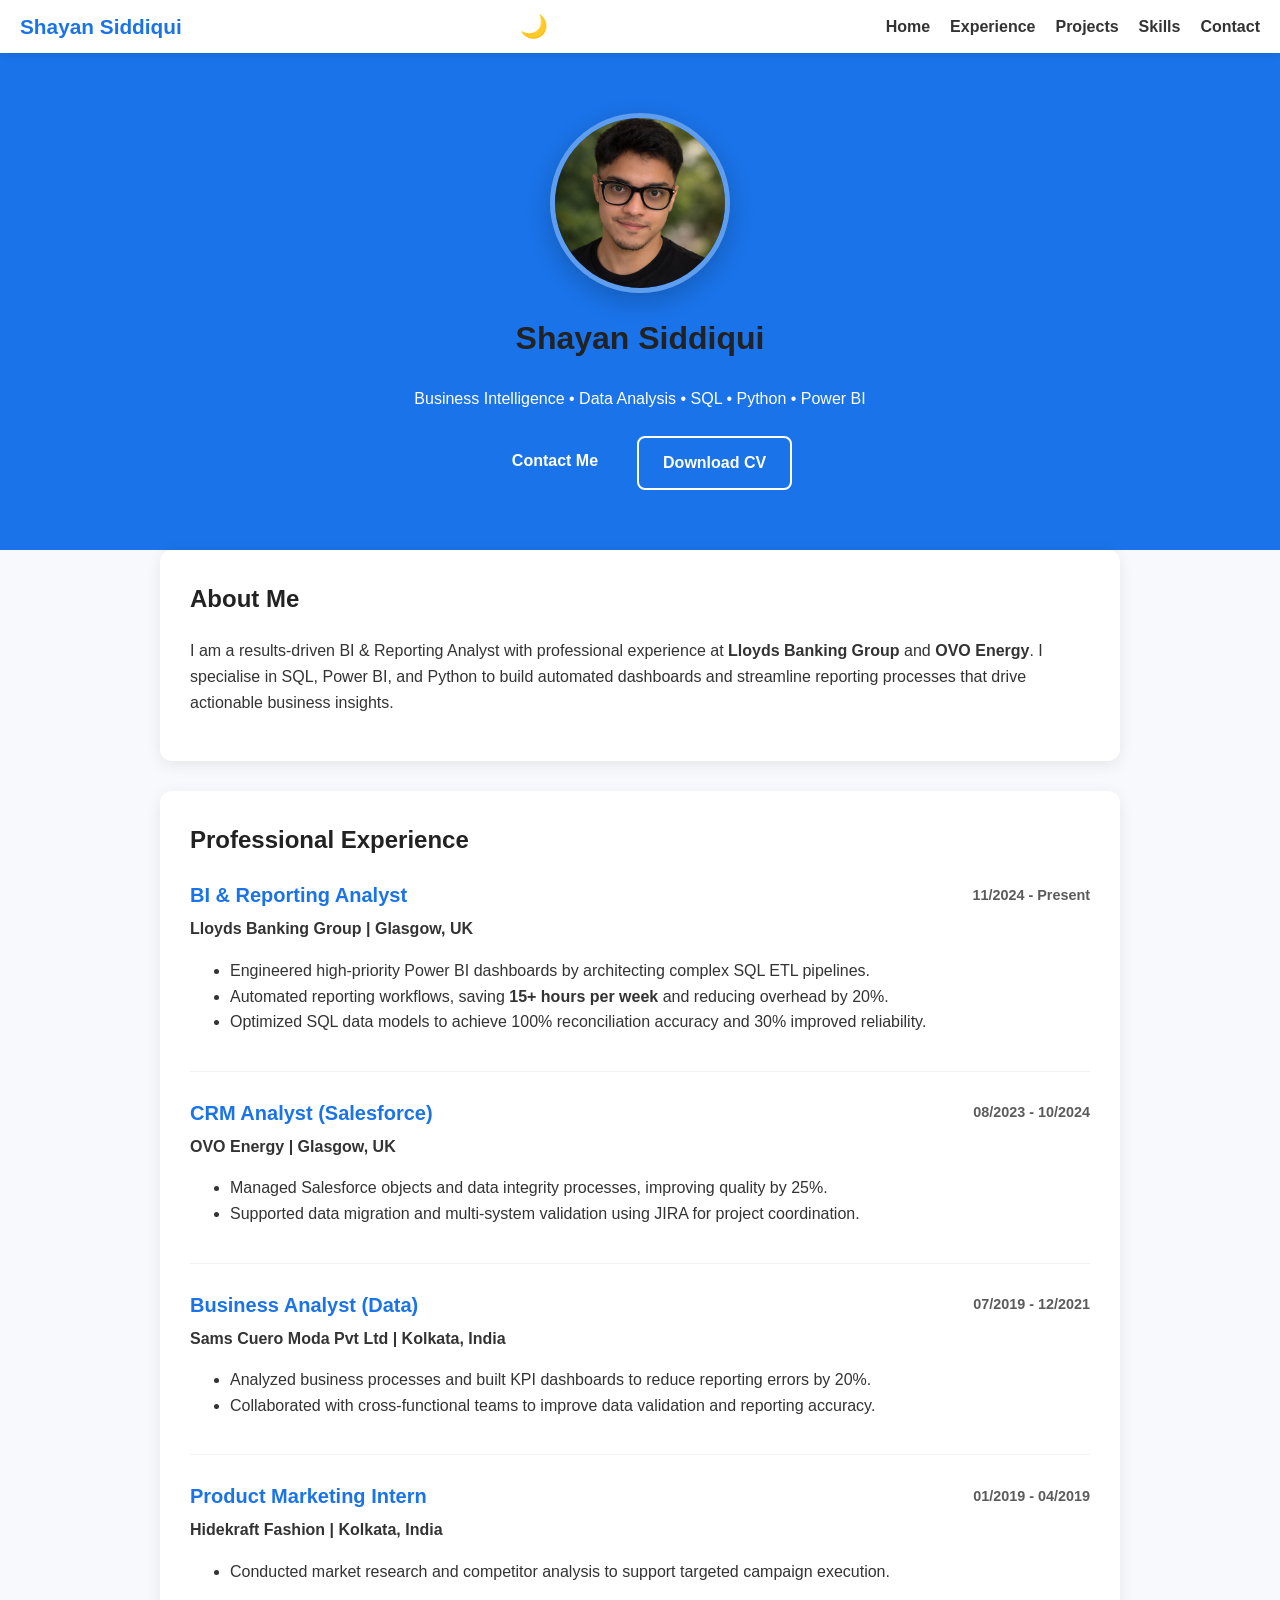
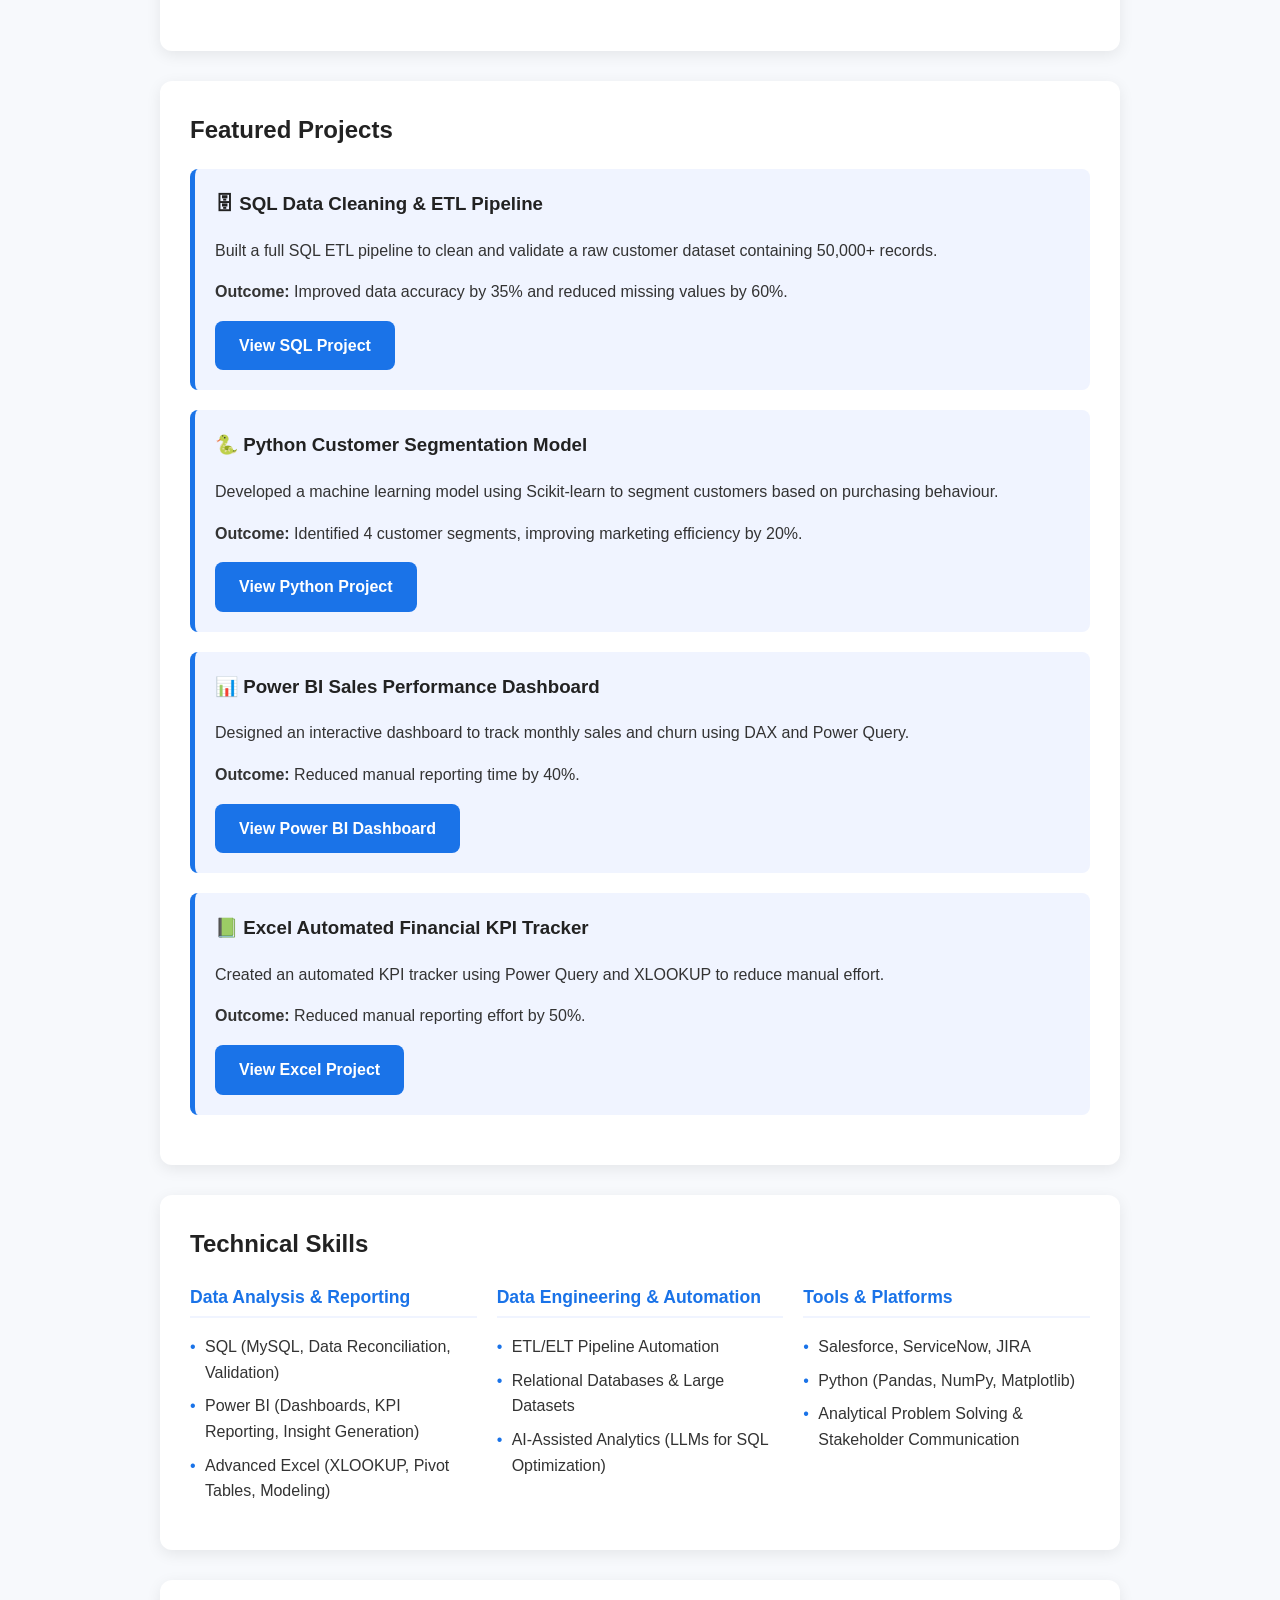
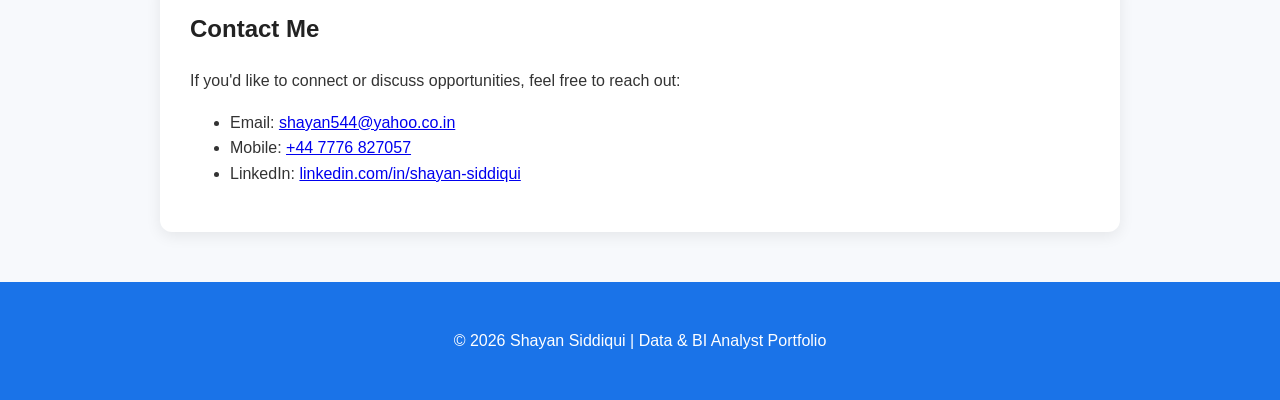
<file: index.html>
<!DOCTYPE html>
<html lang="en">
<head>
    <meta charset="UTF-8">
    <meta name="viewport" content="width=device-width, initial-scale=1.0">
    <title>Shayan Siddiqui | Data & BI Analyst</title>
    <link rel="stylesheet" href="style.css">
</head>

<body>

    <nav class="navbar">
        <div class="nav-left">Shayan Siddiqui</div>

        <div class="nav-controls">
            <button class="dark-toggle" id="theme-btn" onclick="toggleDarkMode()" aria-label="Toggle Dark Mode">🌙</button>
            <div class="hamburger" onclick="toggleMenu()">☰</div>
        </div>

        <ul class="nav-links" id="navLinks">
            <li><a href="index.html">Home</a></li>
            <li><a href="#experience">Experience</a></li>
            <li><a href="#projects">Projects</a></li>
            <li><a href="#skills">Skills</a></li>
            <li><a href="#contact">Contact</a></li>
        </ul>
    </nav>

    <header>
        <div class="profile-container">
            <img src="profile.png" alt="Shayan Siddiqui" class="profile-pic">
        </div>
        <h1>Shayan Siddiqui</h1>
        <p>Business Intelligence • Data Analysis • SQL • Python • Power BI</p>
        <div class="header-buttons">
            <a href="#contact" class="btn">Contact Me</a>
            <a href="ShayanCV2026.pdf" class="btn btn-outline" download>Download CV</a>
        </div>
    </header>

    <section class="about">
        <h2>About Me</h2>
        <p>
            I am a results-driven BI & Reporting Analyst with professional experience at 
            <strong>Lloyds Banking Group</strong> and <strong>OVO Energy</strong>. I specialise 
            in SQL, Power BI, and Python to build automated dashboards and streamline reporting 
            processes that drive actionable business insights.
        </p>
    </section>

    <section id="experience" class="experience">
        <h2>Professional Experience</h2>

        <div class="exp-item">
            <div class="exp-header">
                <h3>BI & Reporting Analyst</h3>
                <span class="exp-date">11/2024 - Present</span>
            </div>
            <p class="exp-company">Lloyds Banking Group | Glasgow, UK</p>
            <ul>
                <li>Engineered high-priority Power BI dashboards by architecting complex SQL ETL pipelines.</li>
                <li>Automated reporting workflows, saving <strong>15+ hours per week</strong> and reducing overhead by 20%.</li>
                <li>Optimized SQL data models to achieve 100% reconciliation accuracy and 30% improved reliability.</li>
            </ul>
        </div>

        <div class="exp-item">
            <div class="exp-header">
                <h3>CRM Analyst (Salesforce)</h3>
                <span class="exp-date">08/2023 - 10/2024</span>
            </div>
            <p class="exp-company">OVO Energy | Glasgow, UK</p>
            <ul>
                <li>Managed Salesforce objects and data integrity processes, improving quality by 25%.</li>
                <li>Supported data migration and multi-system validation using JIRA for project coordination.</li>
            </ul>
        </div>

        <div class="exp-item">
            <div class="exp-header">
                <h3>Business Analyst (Data)</h3>
                <span class="exp-date">07/2019 - 12/2021</span>
            </div>
            <p class="exp-company">Sams Cuero Moda Pvt Ltd | Kolkata, India</p>
            <ul>
                <li>Analyzed business processes and built KPI dashboards to reduce reporting errors by 20%.</li>
                <li>Collaborated with cross-functional teams to improve data validation and reporting accuracy.</li>
            </ul>
        </div>

        <div class="exp-item">
            <div class="exp-header">
                <h3>Product Marketing Intern</h3>
                <span class="exp-date">01/2019 - 04/2019</span>
            </div>
            <p class="exp-company">Hidekraft Fashion | Kolkata, India</p>
            <ul>
                <li>Conducted market research and competitor analysis to support targeted campaign execution.</li>
            </ul>
        </div>
    </section>

    <section id="projects" class="projects">
        <h2>Featured Projects</h2>

        <div class="project-card">
            <h3>🗄 SQL Data Cleaning & ETL Pipeline</h3>
            <p>Built a full SQL ETL pipeline to clean and validate a raw customer dataset containing 50,000+ records.</p>
            <p><strong>Outcome:</strong> Improved data accuracy by 35% and reduced missing values by 60%.</p>
            <a href="sql-project.html" class="btn">View SQL Project</a>
        </div>

        <div class="project-card">
            <h3>🐍 Python Customer Segmentation Model</h3>
            <p>Developed a machine learning model using Scikit‑learn to segment customers based on purchasing behaviour.</p>
            <p><strong>Outcome:</strong> Identified 4 customer segments, improving marketing efficiency by 20%.</p>
            <a href="python-project.html" class="btn">View Python Project</a>
        </div>

        <div class="project-card">
            <h3>📊 Power BI Sales Performance Dashboard</h3>
            <p>Designed an interactive dashboard to track monthly sales and churn using DAX and Power Query.</p>
            <p><strong>Outcome:</strong> Reduced manual reporting time by 40%.</p>
            <a href="powerbi-project.html" class="btn">View Power BI Dashboard</a>
        </div>

        <div class="project-card">
            <h3>📗 Excel Automated Financial KPI Tracker</h3>
            <p>Created an automated KPI tracker using Power Query and XLOOKUP to reduce manual effort.</p>
            <p><strong>Outcome:</strong> Reduced manual reporting effort by 50%.</p>
            <a href="excel-project.html" class="btn">View Excel Project</a>
        </div>
    </section>

    <section id="skills" class="skills">
        <h2>Technical Skills</h2>
        <div class="skills-grid">
            <div class="skill-category">
                <h3>Data Analysis & Reporting</h3>
                <ul>
                    <li>SQL (MySQL, Data Reconciliation, Validation)</li>
                    <li>Power BI (Dashboards, KPI Reporting, Insight Generation)</li>
                    <li>Advanced Excel (XLOOKUP, Pivot Tables, Modeling)</li>
                </ul>
            </div>
            <div class="skill-category">
                <h3>Data Engineering & Automation</h3>
                <ul>
                    <li>ETL/ELT Pipeline Automation</li>
                    <li>Relational Databases & Large Datasets</li>
                    <li>AI-Assisted Analytics (LLMs for SQL Optimization)</li>
                </ul>
            </div>
            <div class="skill-category">
                <h3>Tools & Platforms</h3>
                <ul>
                    <li>Salesforce, ServiceNow, JIRA</li>
                    <li>Python (Pandas, NumPy, Matplotlib)</li>
                    <li>Analytical Problem Solving & Stakeholder Communication</li>
                </ul>
            </div>
        </div>
    </section>

    <section id="contact" class="contact">
        <h2>Contact Me</h2>
        <p>If you'd like to connect or discuss opportunities, feel free to reach out:</p>
        <ul>
            <li>Email: <a href="mailto:shayan544@yahoo.co.in">shayan544@yahoo.co.in</a></li>
            <li>Mobile: <a href="tel:+447776827057">+44 7776 827057</a></li>
            <li>LinkedIn: <a href="https://www.linkedin.com/in/shayan-siddiqui-67783320a" target="_blank">linkedin.com/in/shayan-siddiqui</a></li>
        </ul>
    </section>

    <footer>
        <p>© 2026 Shayan Siddiqui | Data & BI Analyst Portfolio</p>
    </footer>

    <script>
        function toggleMenu() {
            const nav = document.getElementById("navLinks");
            nav.style.display = (nav.style.display === "flex") ? "none" : "flex";
        }

        function toggleDarkMode() {
            const body = document.body;
            const themeBtn = document.getElementById("theme-btn");
            body.classList.toggle("dark-mode");
            const isDark = body.classList.contains("dark-mode");
            localStorage.setItem("portfolio-theme", isDark ? "dark" : "light");
            themeBtn.innerHTML = isDark ? "☀️" : "🌙";
        }

        window.onload = () => {
            const savedTheme = localStorage.getItem("portfolio-theme");
            const themeBtn = document.getElementById("theme-btn");
            if (savedTheme === "dark") {
                document.body.classList.add("dark-mode");
                themeBtn.innerHTML = "☀️";
            }
        };
    </script>

</body>
</html>
</file>
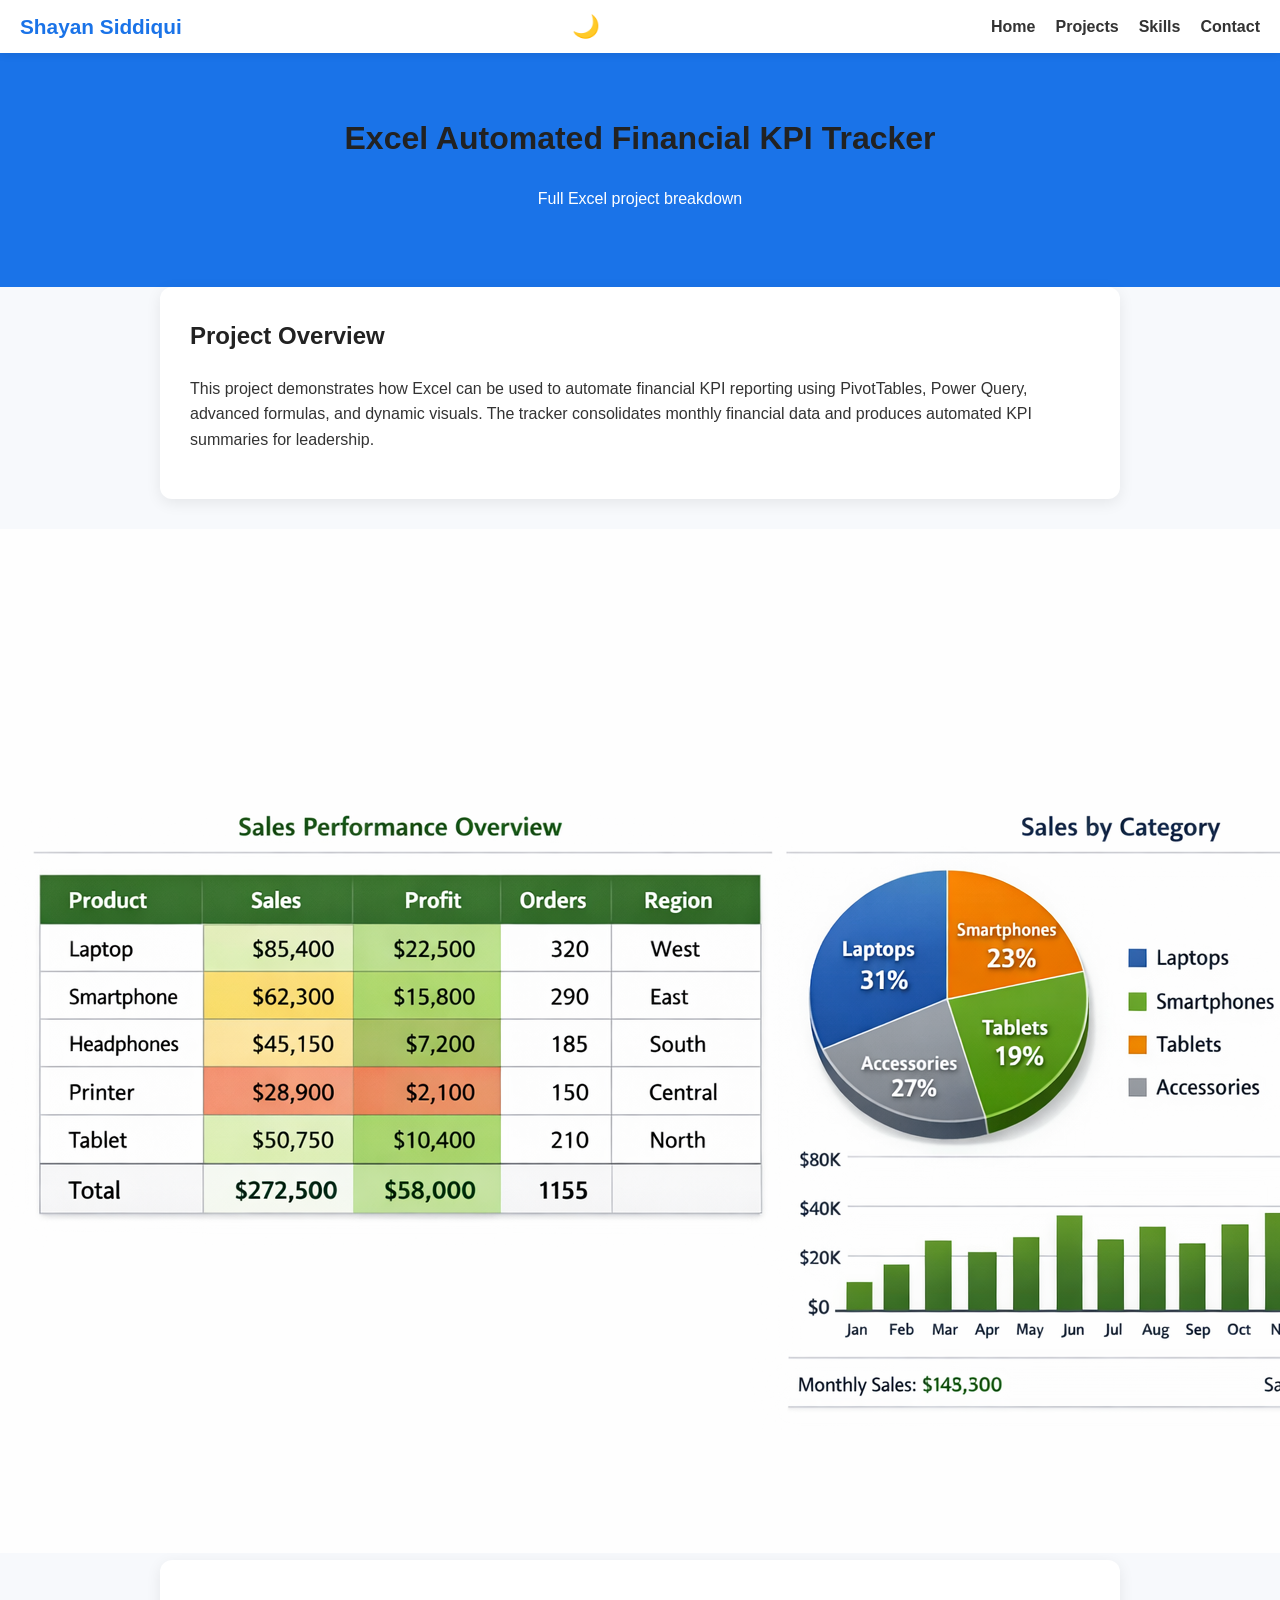
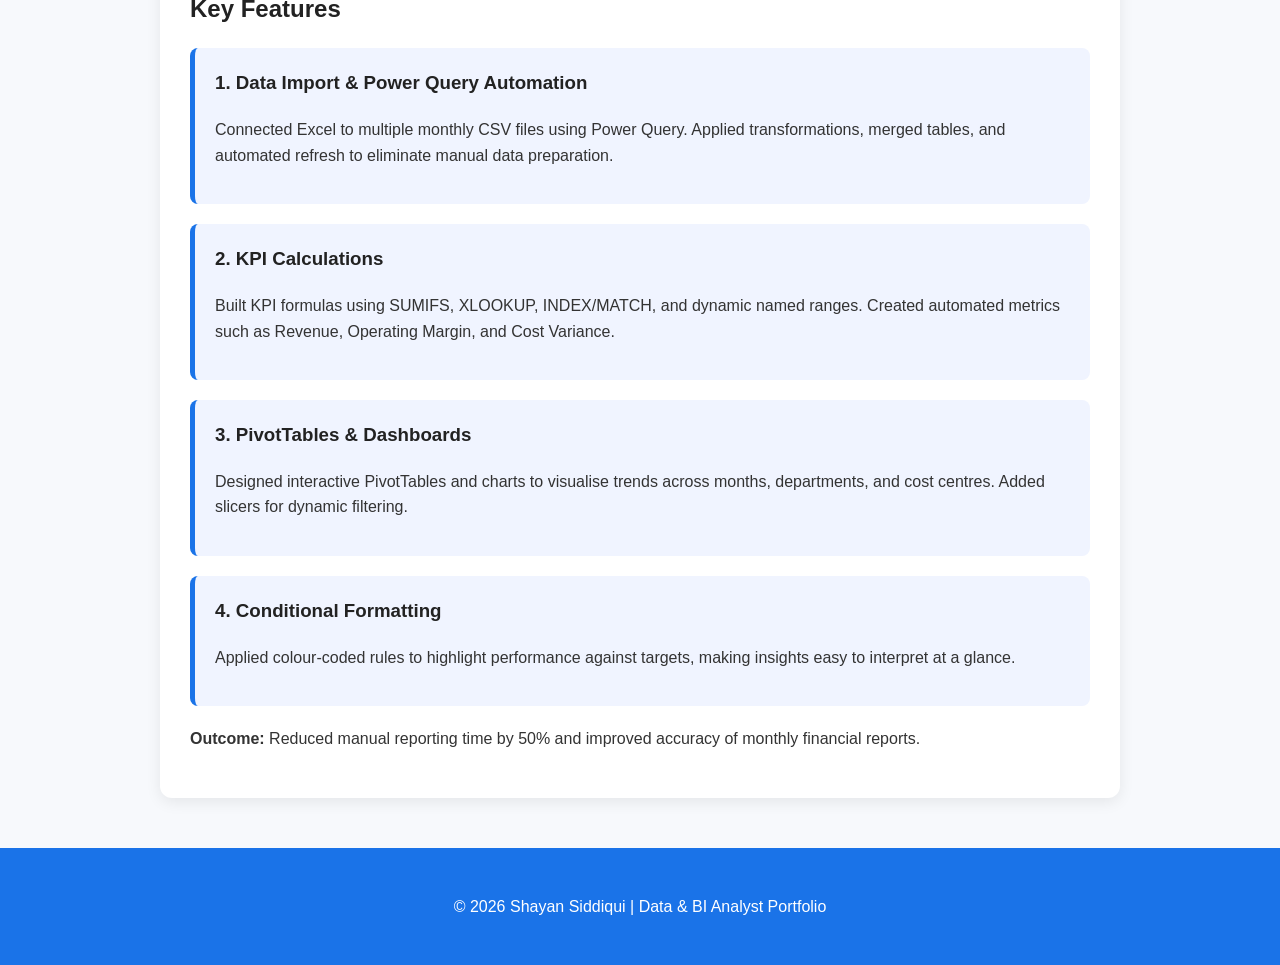
<file: excel-project.html>
<!DOCTYPE html>
<html lang="en">
<head>
    <meta charset="UTF-8">
    <meta name="viewport" content="width=device-width, initial-scale=1.0">
    <title>Excel Project | Shayan Siddiqui</title>
    <link rel="stylesheet" href="style.css">
</head>

<body>

    <nav class="navbar">
        <div class="nav-left">Shayan Siddiqui</div>

        <div class="nav-controls">
            <button class="dark-toggle" id="theme-btn" onclick="toggleDarkMode()" aria-label="Toggle Dark Mode">🌙</button>
            <div class="hamburger" onclick="toggleMenu()">☰</div>
        </div>

        <ul class="nav-links" id="navLinks">
            <li><a href="index.html">Home</a></li>
            <li><a href="index.html#projects">Projects</a></li>
            <li><a href="index.html#skills">Skills</a></li>
            <li><a href="index.html#contact">Contact</a></li>
        </ul>
    </nav>

    <header>
        <h1>Excel Automated Financial KPI Tracker</h1>
        <p>Full Excel project breakdown</p>
    </header>

    <section class="about">
        <h2>Project Overview</h2>
        <p>
            This project demonstrates how Excel can be used to automate financial KPI reporting using 
            PivotTables, Power Query, advanced formulas, and dynamic visuals. The tracker consolidates 
            monthly financial data and produces automated KPI summaries for leadership.
        </p>
    </section>

    <div style="text-align: center;">
        <img src="excel-dashboard-mockup.png" alt="Excel Financial Dashboard Mockup" class="project-img">
    </div>

    <section class="projects">
        <h2>Key Features</h2>

        <div class="project-card">
            <h3>1. Data Import & Power Query Automation</h3>
            <p>
                Connected Excel to multiple monthly CSV files using Power Query. Applied transformations, 
                merged tables, and automated refresh to eliminate manual data preparation.
            </p>
        </div>

        <div class="project-card">
            <h3>2. KPI Calculations</h3>
            <p>
                Built KPI formulas using SUMIFS, XLOOKUP, INDEX/MATCH, and dynamic named ranges. 
                Created automated metrics such as Revenue, Operating Margin, and Cost Variance.
            </p>
        </div>

        <div class="project-card">
            <h3>3. PivotTables & Dashboards</h3>
            <p>
                Designed interactive PivotTables and charts to visualise trends across months, departments, 
                and cost centres. Added slicers for dynamic filtering.
            </p>
        </div>

        <div class="project-card">
            <h3>4. Conditional Formatting</h3>
            <p>
                Applied colour‑coded rules to highlight performance against targets, making insights 
                easy to interpret at a glance.
            </p>
        </div>

        <p><strong>Outcome:</strong> Reduced manual reporting time by 50% and improved accuracy of monthly financial reports.</p>
    </section>

    <footer>
        <p>© 2026 Shayan Siddiqui | Data & BI Analyst Portfolio</p>
    </footer>

    <script>
        // HAMBURGER MENU TOGGLE
        function toggleMenu() {
            const nav = document.getElementById("navLinks");
            if (nav.style.display === "flex") {
                nav.style.display = "none";
            } else {
                nav.style.display = "flex";
            }
        }

        // DARK MODE TOGGLE LOGIC
        function toggleDarkMode() {
            const body = document.body;
            const themeBtn = document.getElementById("theme-btn");
            
            body.classList.toggle("dark-mode");
            
            const isDark = body.classList.contains("dark-mode");
            localStorage.setItem("portfolio-theme", isDark ? "dark" : "light");
            
            themeBtn.innerHTML = isDark ? "☀️" : "🌙";
        }

        // CHECK SAVED THEME ON LOAD (Ensures persistence across pages)
        window.onload = () => {
            const savedTheme = localStorage.getItem("portfolio-theme");
            const themeBtn = document.getElementById("theme-btn");
            
            if (savedTheme === "dark") {
                document.body.classList.add("dark-mode");
                themeBtn.innerHTML = "☀️";
            }
        };
    </script>

</body>
</html>
</file>
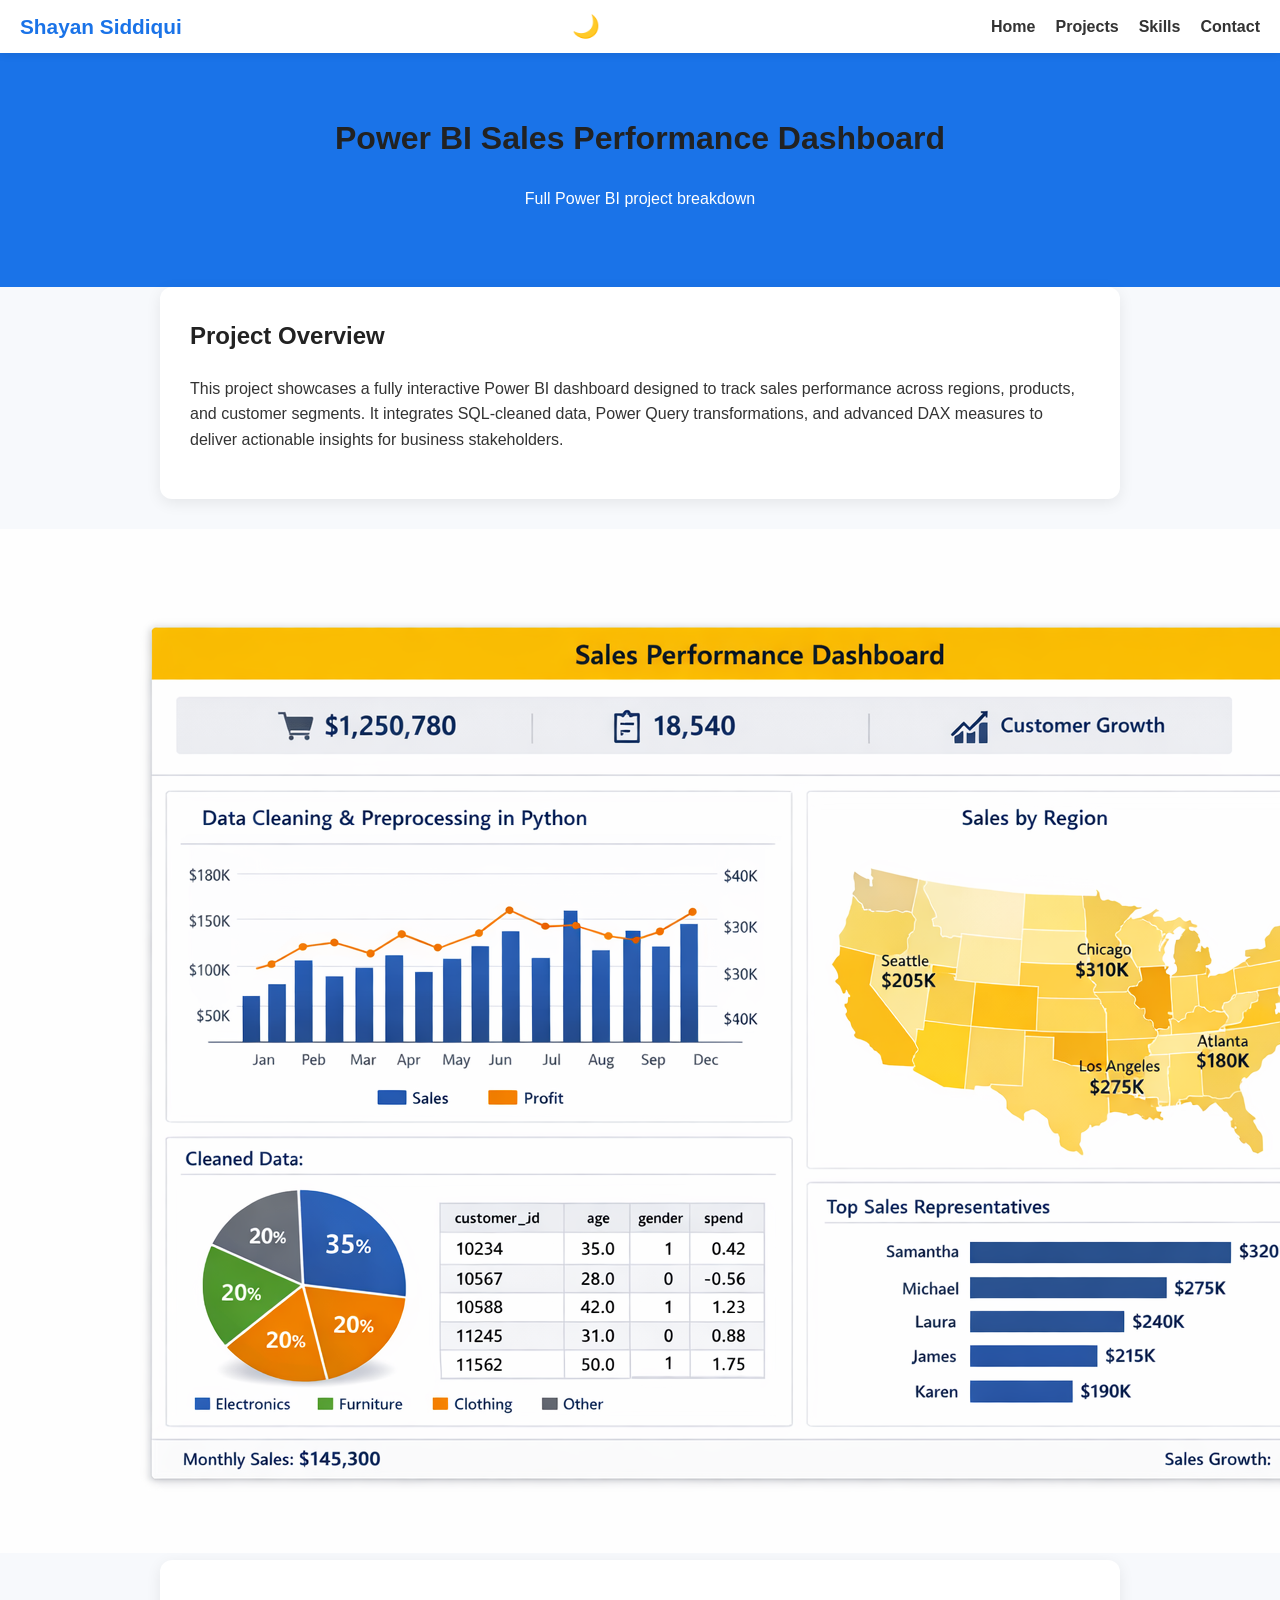
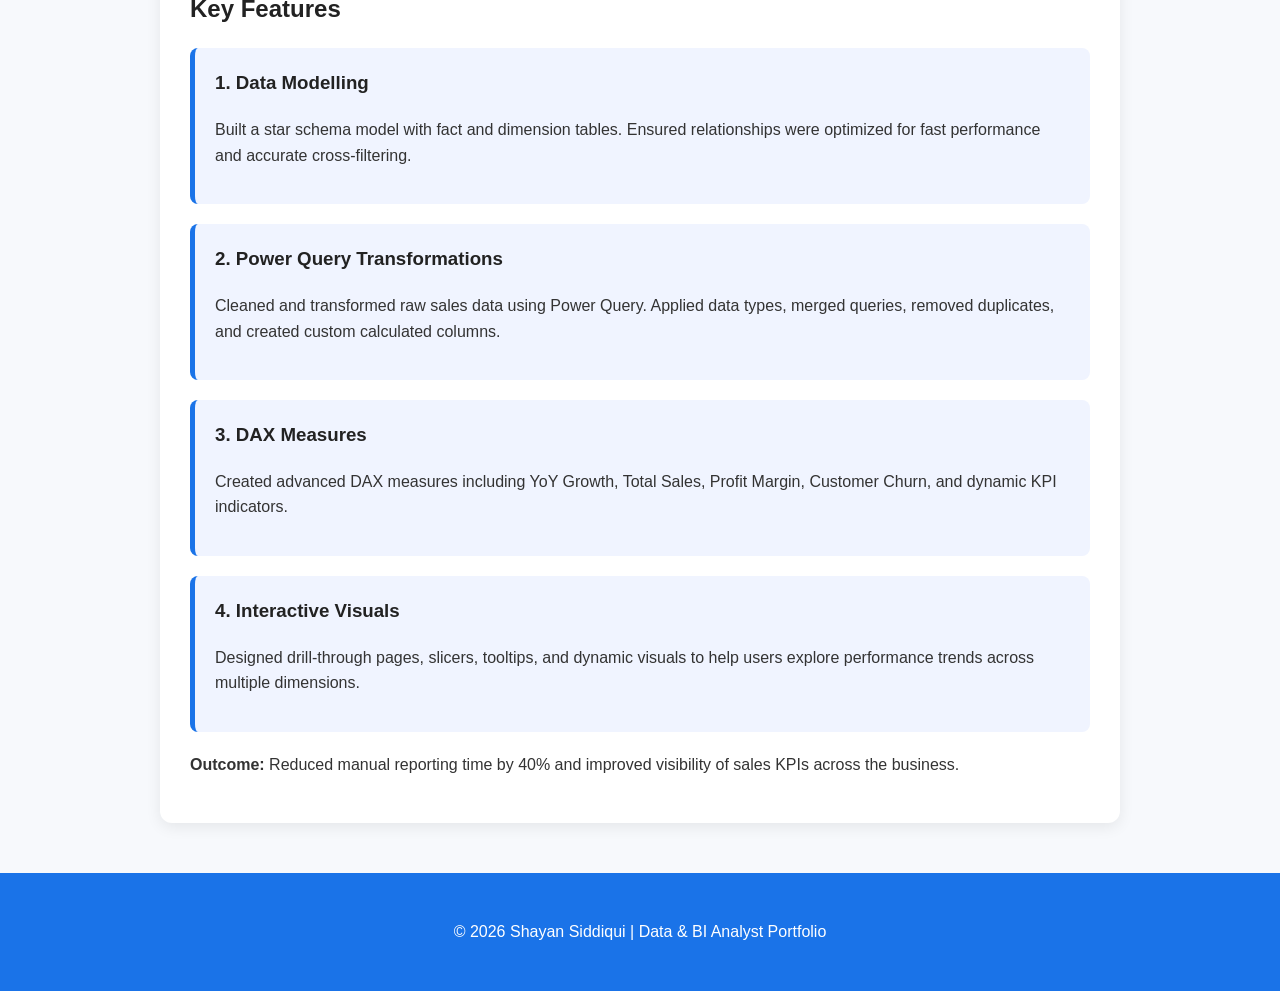
<file: powerbi-project.html>
<!DOCTYPE html>
<html lang="en">
<head>
    <meta charset="UTF-8">
    <meta name="viewport" content="width=device-width, initial-scale=1.0">
    <title>Power BI Project | Shayan Siddiqui</title>
    <link rel="stylesheet" href="style.css">
</head>

<body>

    <nav class="navbar">
        <div class="nav-left">Shayan Siddiqui</div>

        <div class="nav-controls">
            <button class="dark-toggle" id="theme-btn" onclick="toggleDarkMode()" aria-label="Toggle Dark Mode">🌙</button>
            <div class="hamburger" onclick="toggleMenu()">☰</div>
        </div>

        <ul class="nav-links" id="navLinks">
            <li><a href="index.html">Home</a></li>
            <li><a href="index.html#projects">Projects</a></li>
            <li><a href="index.html#skills">Skills</a></li>
            <li><a href="index.html#contact">Contact</a></li>
        </ul>
    </nav>

    <header>
        <h1>Power BI Sales Performance Dashboard</h1>
        <p>Full Power BI project breakdown</p>
    </header>

    <section class="about">
        <h2>Project Overview</h2>
        <p>
            This project showcases a fully interactive Power BI dashboard designed to track sales performance 
            across regions, products, and customer segments. It integrates SQL‑cleaned data, Power Query 
            transformations, and advanced DAX measures to deliver actionable insights for business stakeholders.
        </p>
    </section>

    <div style="text-align: center;">
        <img src="powerbi-dashboard-mockup.png" alt="Power BI Dashboard Preview" class="project-img">
    </div>

    <section class="projects">
        <h2>Key Features</h2>

        <div class="project-card">
            <h3>1. Data Modelling</h3>
            <p>
                Built a star schema model with fact and dimension tables. Ensured relationships were optimized 
                for fast performance and accurate cross‑filtering.
            </p>
        </div>

        <div class="project-card">
            <h3>2. Power Query Transformations</h3>
            <p>
                Cleaned and transformed raw sales data using Power Query. Applied data types, merged queries, 
                removed duplicates, and created custom calculated columns.
            </p>
        </div>

        <div class="project-card">
            <h3>3. DAX Measures</h3>
            <p>
                Created advanced DAX measures including YoY Growth, Total Sales, Profit Margin, Customer Churn, 
                and dynamic KPI indicators.
            </p>
        </div>

        <div class="project-card">
            <h3>4. Interactive Visuals</h3>
            <p>
                Designed drill‑through pages, slicers, tooltips, and dynamic visuals to help users explore 
                performance trends across multiple dimensions.
            </p>
        </div>

        <p><strong>Outcome:</strong> Reduced manual reporting time by 40% and improved visibility of sales KPIs across the business.</p>
    </section>

    <footer>
        <p>© 2026 Shayan Siddiqui | Data & BI Analyst Portfolio</p>
    </footer>

    <script>
        // HAMBURGER MENU TOGGLE
        function toggleMenu() {
            const nav = document.getElementById("navLinks");
            if (nav.style.display === "flex") {
                nav.style.display = "none";
            } else {
                nav.style.display = "flex";
            }
        }

        // DARK MODE TOGGLE LOGIC
        function toggleDarkMode() {
            const body = document.body;
            const themeBtn = document.getElementById("theme-btn");
            
            body.classList.toggle("dark-mode");
            
            const isDark = body.classList.contains("dark-mode");
            localStorage.setItem("portfolio-theme", isDark ? "dark" : "light");
            
            themeBtn.innerHTML = isDark ? "☀️" : "🌙";
        }

        // CHECK SAVED THEME ON LOAD (Persistence across project pages)
        window.onload = () => {
            const savedTheme = localStorage.getItem("portfolio-theme");
            const themeBtn = document.getElementById("theme-btn");
            
            if (savedTheme === "dark") {
                document.body.classList.add("dark-mode");
                themeBtn.innerHTML = "☀️";
            }
        };
    </script>

</body>
</html>
</file>
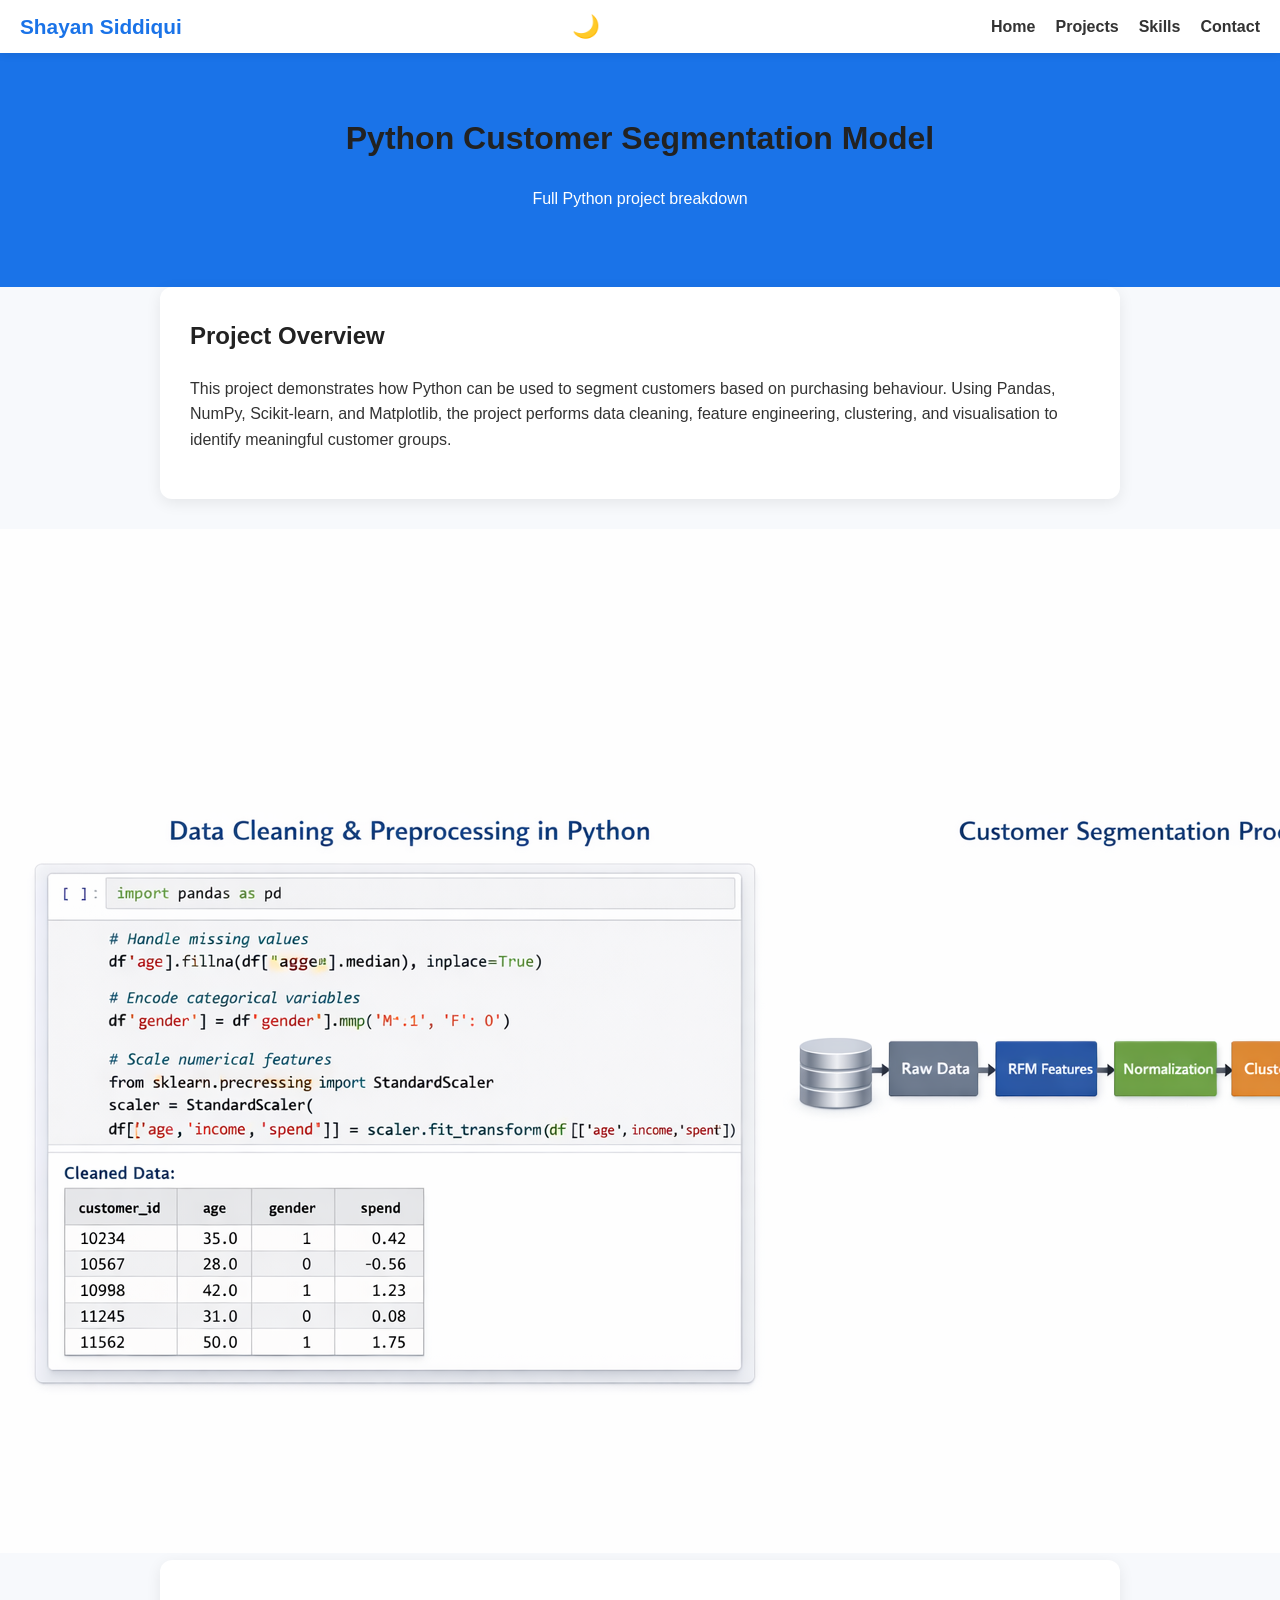
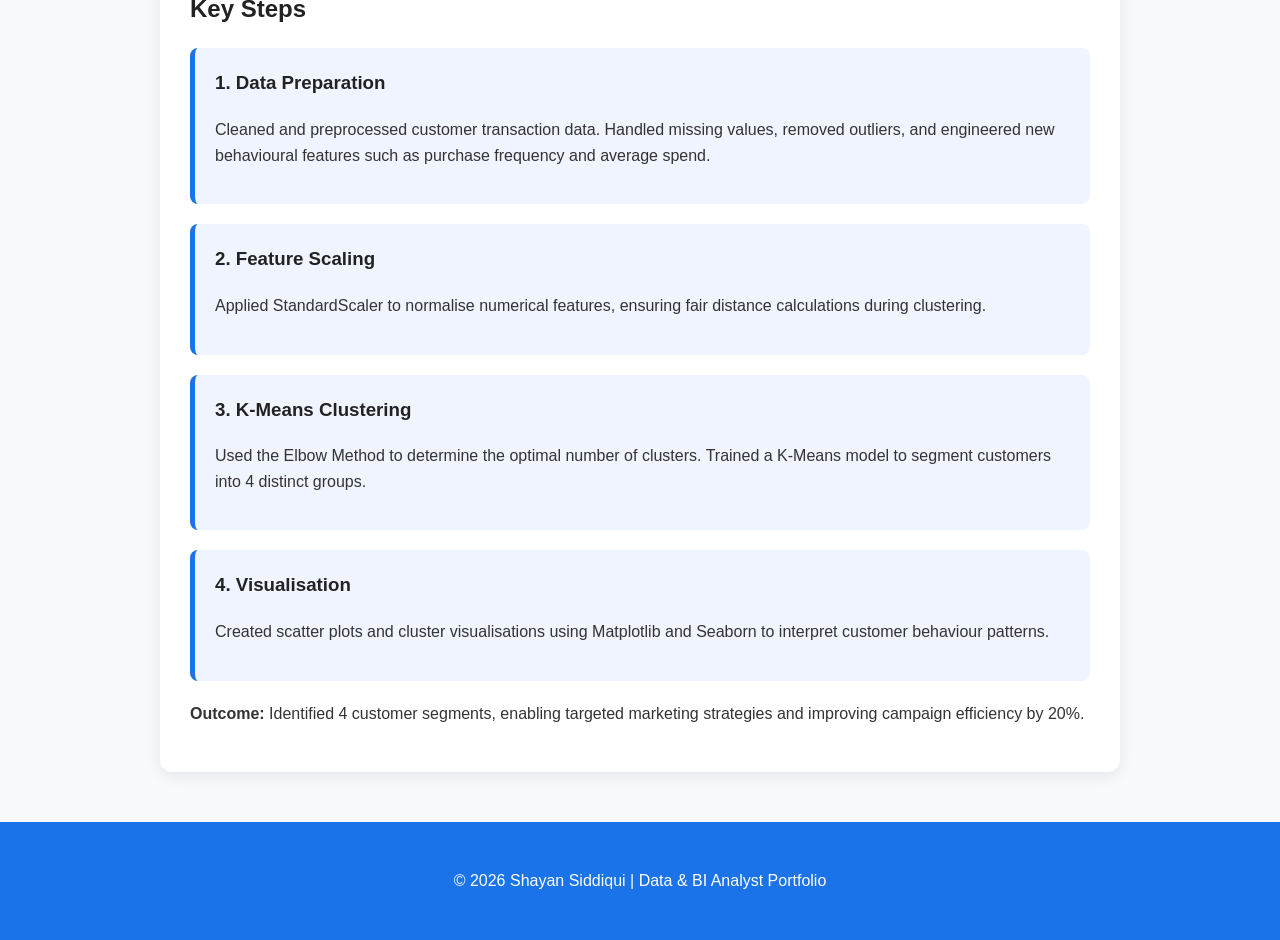
<file: python-project.html>
<!DOCTYPE html>
<html lang="en">
<head>
    <meta charset="UTF-8">
    <meta name="viewport" content="width=device-width, initial-scale=1.0">
    <title>Python Project | Shayan Siddiqui</title>
    <link rel="stylesheet" href="style.css">
</head>

<body>

    <nav class="navbar">
        <div class="nav-left">Shayan Siddiqui</div>

        <div class="nav-controls">
            <button class="dark-toggle" id="theme-btn" onclick="toggleDarkMode()" aria-label="Toggle Dark Mode">🌙</button>
            <div class="hamburger" onclick="toggleMenu()">☰</div>
        </div>

        <ul class="nav-links" id="navLinks">
            <li><a href="index.html">Home</a></li>
            <li><a href="index.html#projects">Projects</a></li>
            <li><a href="index.html#skills">Skills</a></li>
            <li><a href="index.html#contact">Contact</a></li>
        </ul>
    </nav>

    <header>
        <h1>Python Customer Segmentation Model</h1>
        <p>Full Python project breakdown</p>
    </header>

    <section class="about">
        <h2>Project Overview</h2>
        <p>
            This project demonstrates how Python can be used to segment customers based on purchasing behaviour. 
            Using Pandas, NumPy, Scikit‑learn, and Matplotlib, the project performs data cleaning, feature engineering, 
            clustering, and visualisation to identify meaningful customer groups.
        </p>
    </section>

    <div style="text-align: center;">
        <img src="python-cleaning-mockup.png" alt="Python Clustering Visualization" class="project-img">
    </div>

    <section class="projects">
        <h2>Key Steps</h2>

        <div class="project-card">
            <h3>1. Data Preparation</h3>
            <p>
                Cleaned and preprocessed customer transaction data. Handled missing values, removed outliers, 
                and engineered new behavioural features such as purchase frequency and average spend.
            </p>
        </div>

        <div class="project-card">
            <h3>2. Feature Scaling</h3>
            <p>
                Applied StandardScaler to normalise numerical features, ensuring fair distance calculations 
                during clustering.
            </p>
        </div>

        <div class="project-card">
            <h3>3. K‑Means Clustering</h3>
            <p>
                Used the Elbow Method to determine the optimal number of clusters. Trained a K‑Means model 
                to segment customers into 4 distinct groups.
            </p>
            
        </div>

        <div class="project-card">
            <h3>4. Visualisation</h3>
            <p>
                Created scatter plots and cluster visualisations using Matplotlib and Seaborn to interpret 
                customer behaviour patterns.
            </p>
        </div>

        <p><strong>Outcome:</strong> Identified 4 customer segments, enabling targeted marketing strategies and improving campaign efficiency by 20%.</p>
    </section>

    <footer>
        <p>© 2026 Shayan Siddiqui | Data & BI Analyst Portfolio</p>
    </footer>

    <script>
        // HAMBURGER MENU TOGGLE
        function toggleMenu() {
            const nav = document.getElementById("navLinks");
            if (nav.style.display === "flex") {
                nav.style.display = "none";
            } else {
                nav.style.display = "flex";
            }
        }

        // DARK MODE TOGGLE LOGIC
        function toggleDarkMode() {
            const body = document.body;
            const themeBtn = document.getElementById("theme-btn");
            
            body.classList.toggle("dark-mode");
            
            const isDark = body.classList.contains("dark-mode");
            localStorage.setItem("portfolio-theme", isDark ? "dark" : "light");
            
            themeBtn.innerHTML = isDark ? "☀️" : "🌙";
        }

        // CHECK SAVED THEME ON LOAD
        window.onload = () => {
            const savedTheme = localStorage.getItem("portfolio-theme");
            const themeBtn = document.getElementById("theme-btn");
            
            if (savedTheme === "dark") {
                document.body.classList.add("dark-mode");
                themeBtn.innerHTML = "☀️";
            }
        };
    </script>

</body>
</html>
</file>
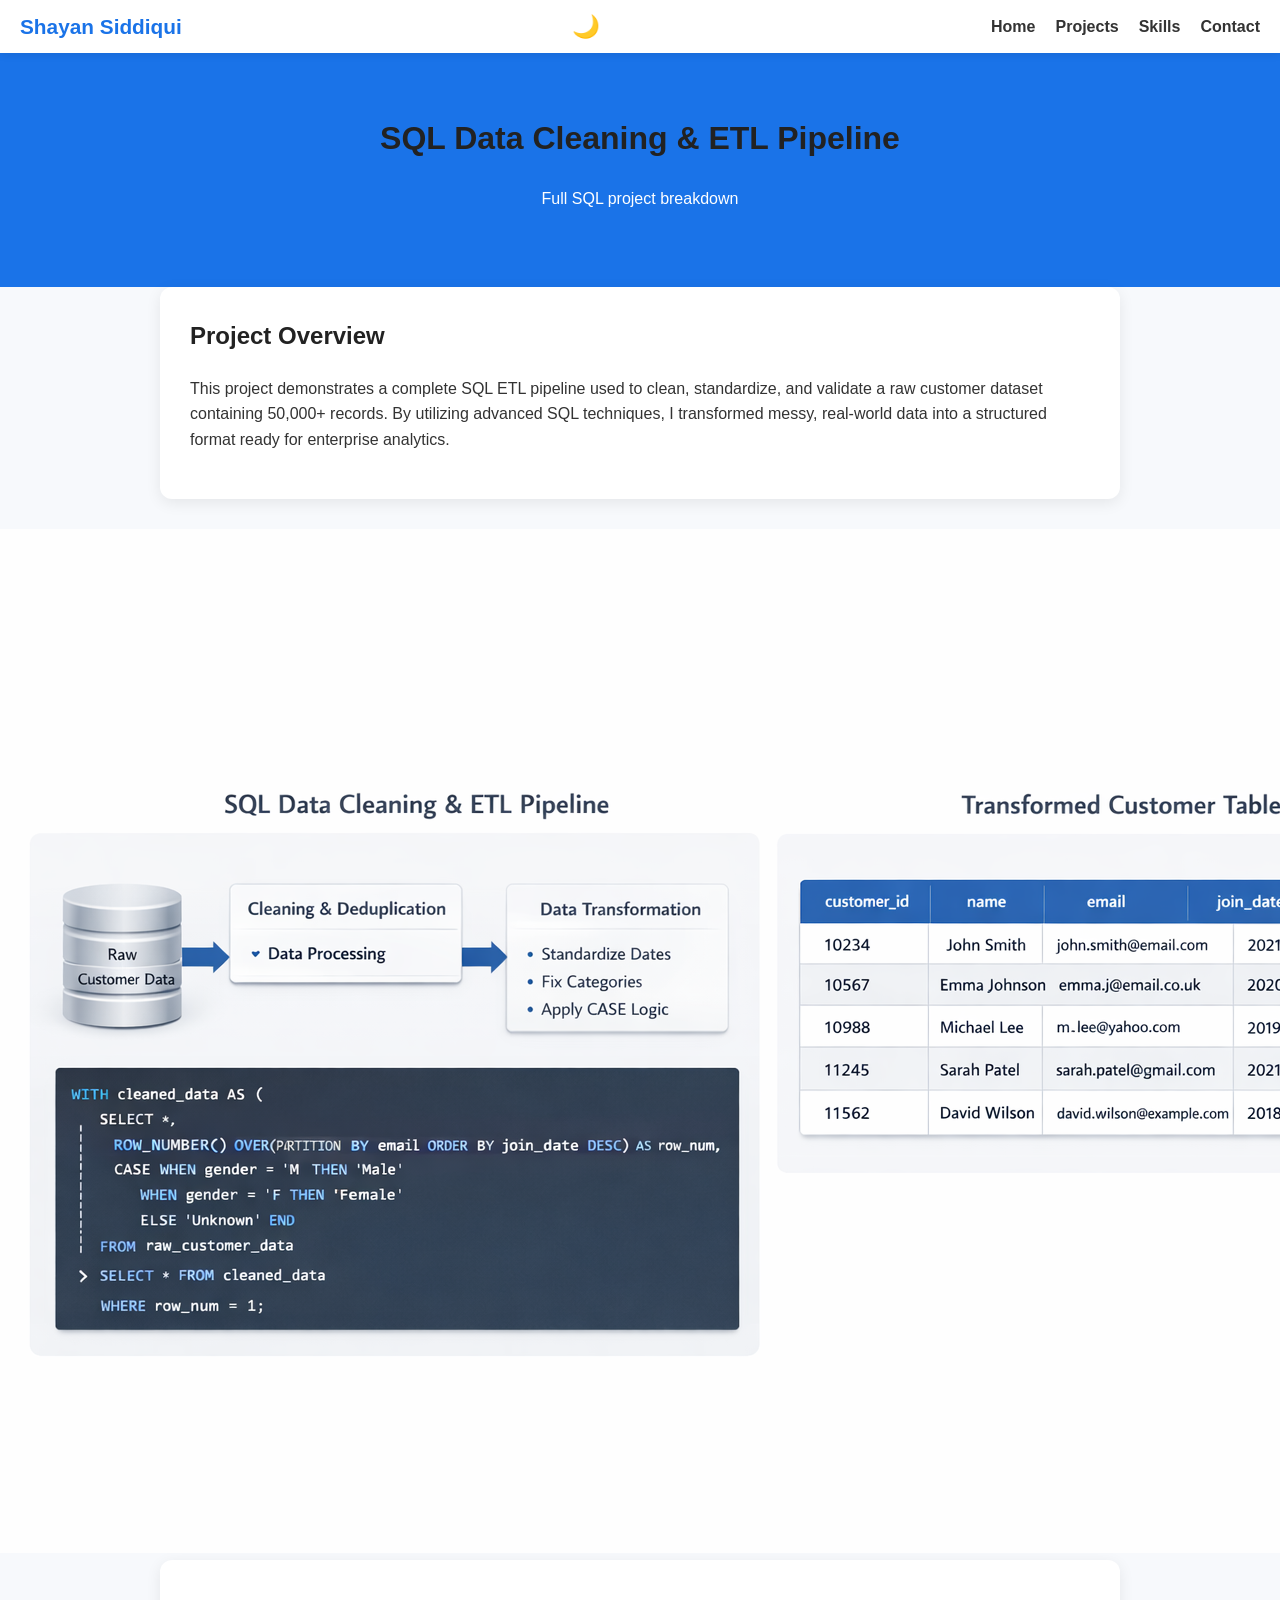
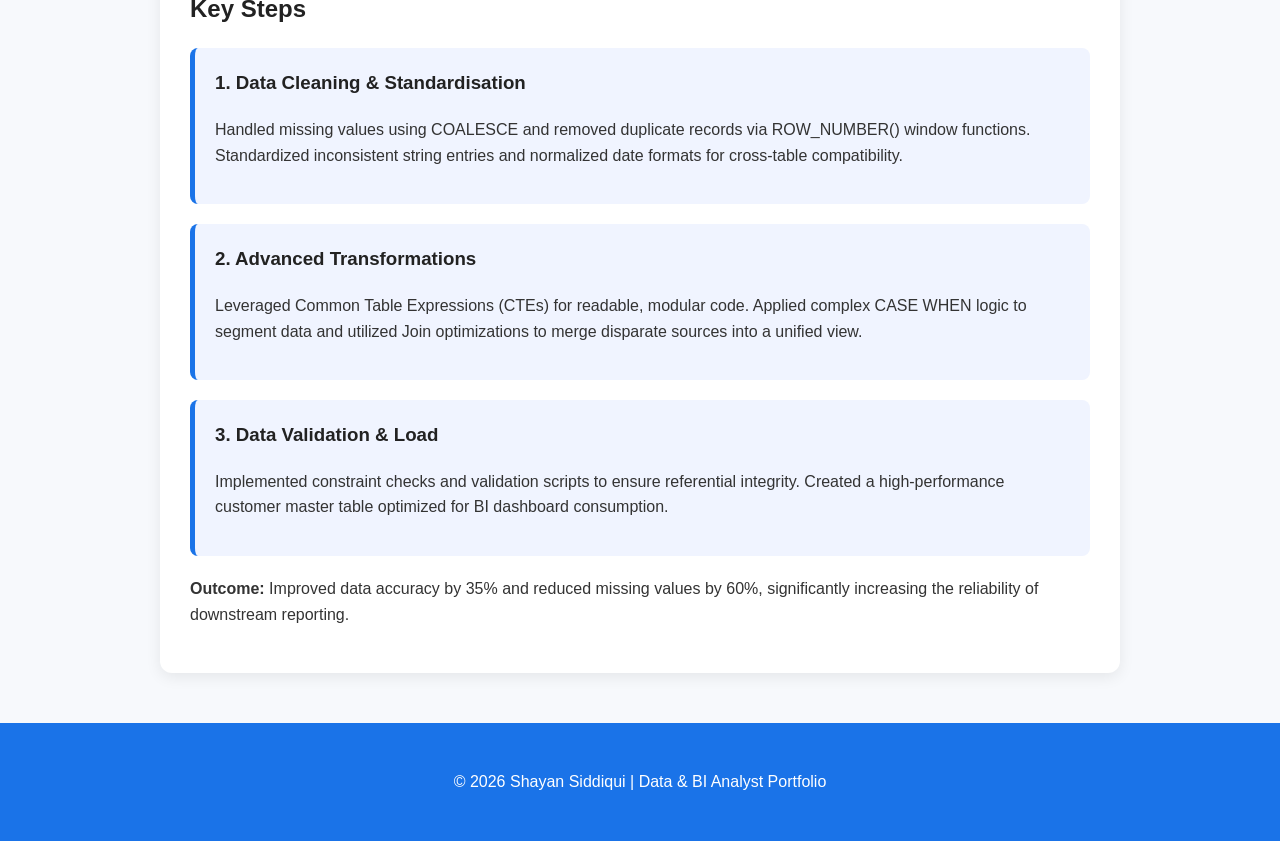
<file: sql-project.html>
<!DOCTYPE html>
<html lang="en">
<head>
    <meta charset="UTF-8">
    <meta name="viewport" content="width=device-width, initial-scale=1.0">
    <title>SQL Project | Shayan Siddiqui</title>
    <link rel="stylesheet" href="style.css">
</head>

<body>

    <nav class="navbar">
        <div class="nav-left">Shayan Siddiqui</div>

        <div class="nav-controls">
            <button class="dark-toggle" id="theme-btn" onclick="toggleDarkMode()" aria-label="Toggle Dark Mode">🌙</button>
            <div class="hamburger" onclick="toggleMenu()">☰</div>
        </div>

        <ul class="nav-links" id="navLinks">
            <li><a href="index.html">Home</a></li>
            <li><a href="index.html#projects">Projects</a></li>
            <li><a href="index.html#skills">Skills</a></li>
            <li><a href="index.html#contact">Contact</a></li>
        </ul>
    </nav>

    <header>
        <h1>SQL Data Cleaning & ETL Pipeline</h1>
        <p>Full SQL project breakdown</p>
    </header>

    <section class="about">
        <h2>Project Overview</h2>
        <p>
            This project demonstrates a complete SQL ETL pipeline used to clean, standardize, and validate 
            a raw customer dataset containing 50,000+ records. By utilizing advanced SQL techniques, 
            I transformed messy, real-world data into a structured format ready for enterprise analytics.
        </p>
    </section>

    <div style="text-align: center;">
        <img src="sql-etl-mockup.png" alt="SQL ETL Pipeline Diagram" class="project-img">
    </div>
    

    <section class="projects">
        <h2>Key Steps</h2>

        <div class="project-card">
            <h3>1. Data Cleaning & Standardisation</h3>
            <p>
                Handled missing values using COALESCE and removed duplicate records via ROW_NUMBER() window functions. 
                Standardized inconsistent string entries and normalized date formats for cross-table compatibility.
            </p>
        </div>

        <div class="project-card">
            <h3>2. Advanced Transformations</h3>
            <p>
                Leveraged Common Table Expressions (CTEs) for readable, modular code. Applied complex CASE WHEN logic 
                to segment data and utilized Join optimizations to merge disparate sources into a unified view.
            </p>
        </div>

        <div class="project-card">
            <h3>3. Data Validation & Load</h3>
            <p>
                Implemented constraint checks and validation scripts to ensure referential integrity. 
                Created a high-performance customer master table optimized for BI dashboard consumption.
            </p>
        </div>

        <p><strong>Outcome:</strong> Improved data accuracy by 35% and reduced missing values by 60%, significantly increasing the reliability of downstream reporting.</p>
    </section>

    <footer>
        <p>© 2026 Shayan Siddiqui | Data & BI Analyst Portfolio</p>
    </footer>

    <script>
        // HAMBURGER MENU TOGGLE
        function toggleMenu() {
            const nav = document.getElementById("navLinks");
            if (nav.style.display === "flex") {
                nav.style.display = "none";
            } else {
                nav.style.display = "flex";
            }
        }

        // DARK MODE TOGGLE LOGIC
        function toggleDarkMode() {
            const body = document.body;
            const themeBtn = document.getElementById("theme-btn");
            
            body.classList.toggle("dark-mode");
            
            const isDark = body.classList.contains("dark-mode");
            localStorage.setItem("portfolio-theme", isDark ? "dark" : "light");
            
            themeBtn.innerHTML = isDark ? "☀️" : "🌙";
        }

        // THEME PERSISTENCE
        window.onload = () => {
            const savedTheme = localStorage.getItem("portfolio-theme");
            const themeBtn = document.getElementById("theme-btn");
            
            if (savedTheme === "dark") {
                document.body.classList.add("dark-mode");
                themeBtn.innerHTML = "☀️";
            }
        };
    </script>

</body>
</html>
</file>
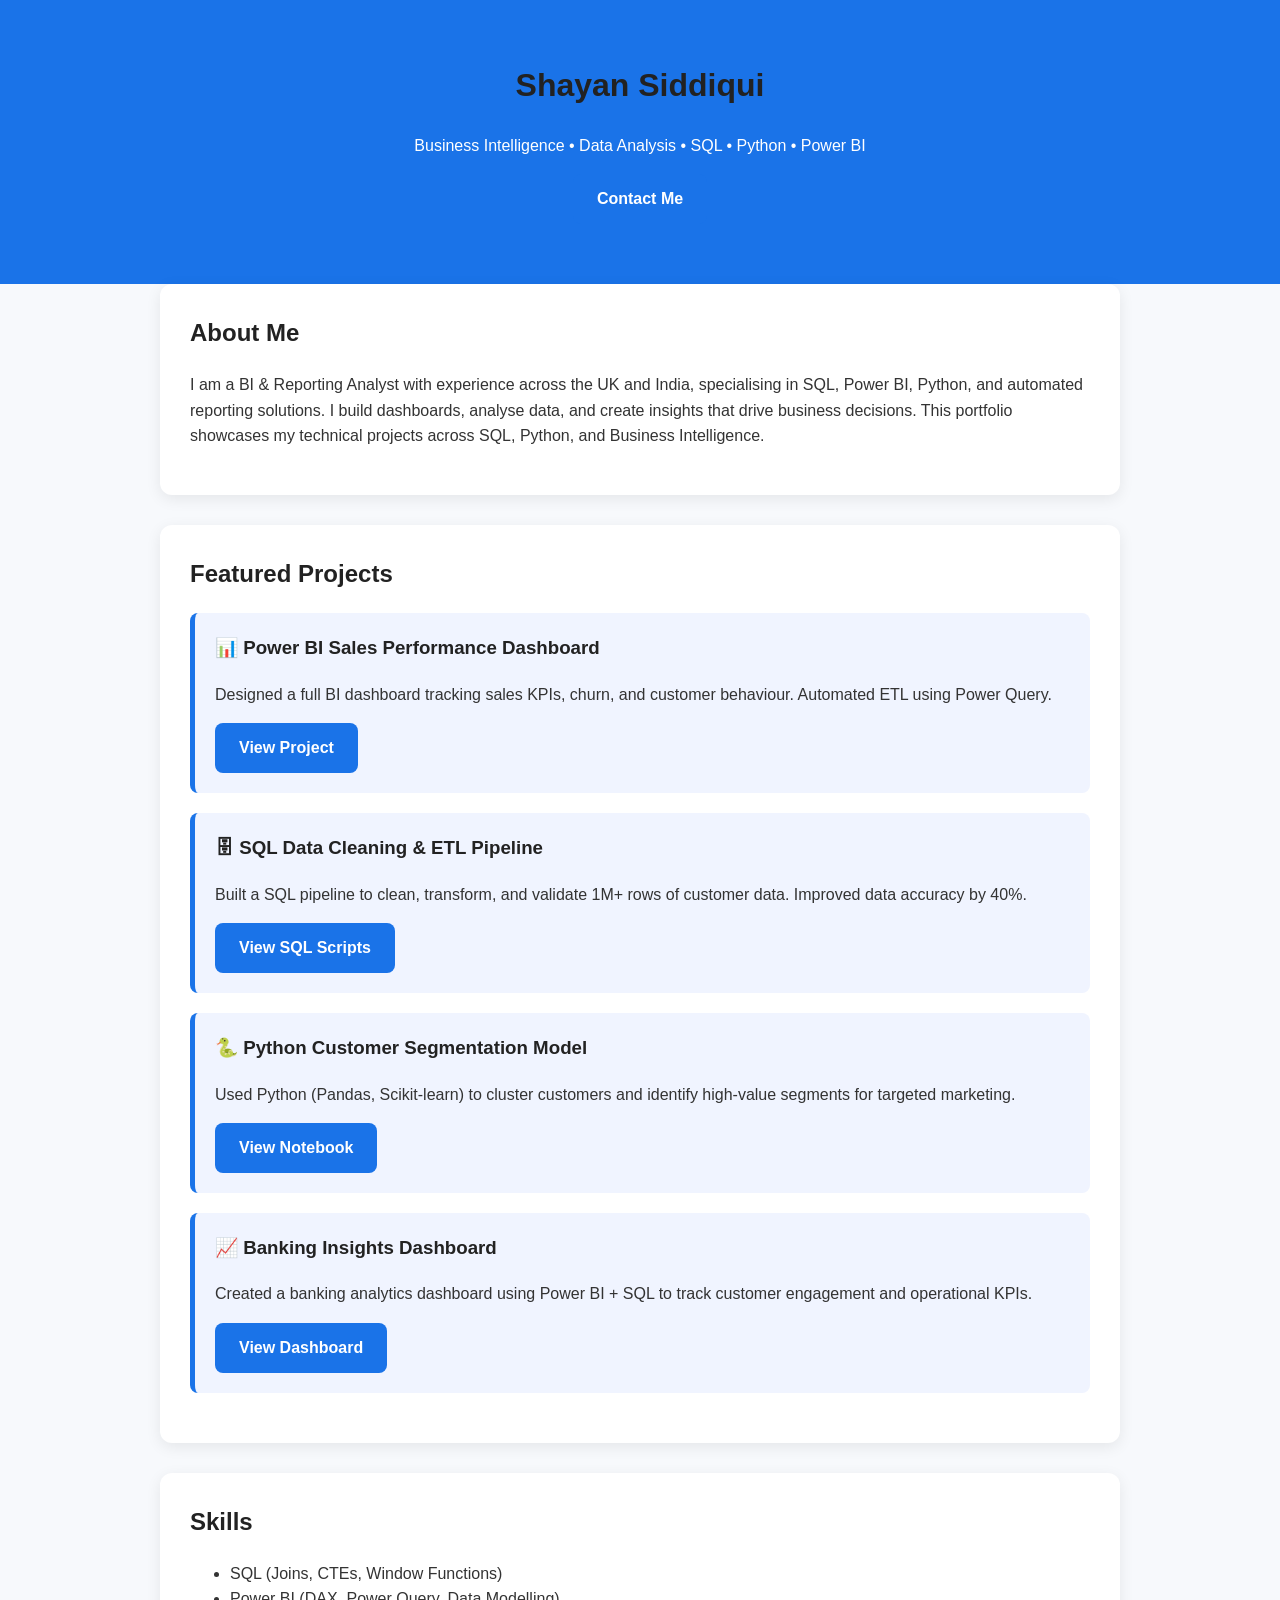
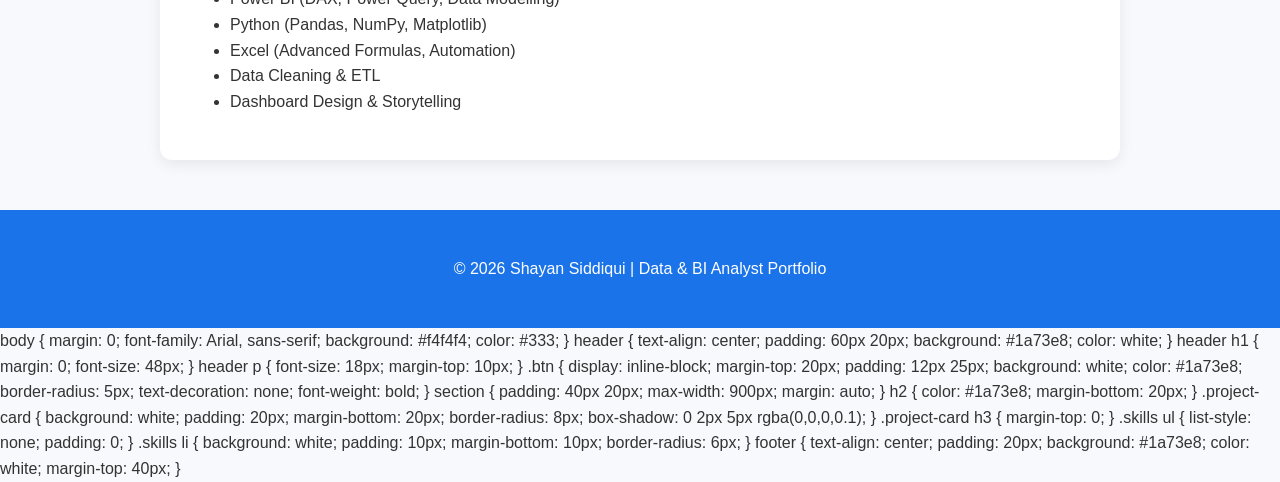
<file: Untitled-1.html>
<!DOCTYPE html>
<html lang="en">
<head>
    <meta charset="UTF-8">
    <meta name="viewport" content="width=device-width, initial-scale=1.0">
    <title>Shayan Siddiqui | Data & BI Analyst Portfolio</title>
    <link rel="stylesheet" href="style.css">
</head>

<body>
    <header>
        <h1>Shayan Siddiqui</h1>
        <p>Business Intelligence • Data Analysis • SQL • Python • Power BI</p>
        <a href="mailto:shayan544@yahoo.co.in" class="btn">Contact Me</a>
    </header>

    <section class="about">
        <h2>About Me</h2>
        <p>
            I am a BI & Reporting Analyst with experience across the UK and India, specialising in SQL, Power BI, Python, and automated reporting solutions. 
            I build dashboards, analyse data, and create insights that drive business decisions. 
            This portfolio showcases my technical projects across SQL, Python, and Business Intelligence.
        </p>
    </section>

    <section class="projects">
        <h2>Featured Projects</h2>

        <div class="project-card">
            <h3>📊 Power BI Sales Performance Dashboard</h3>
            <p>Designed a full BI dashboard tracking sales KPIs, churn, and customer behaviour. Automated ETL using Power Query.</p>
            <a href="#" class="btn">View Project</a>
        </div>

        <div class="project-card">
            <h3>🗄 SQL Data Cleaning & ETL Pipeline</h3>
            <p>Built a SQL pipeline to clean, transform, and validate 1M+ rows of customer data. Improved data accuracy by 40%.</p>
            <a href="#" class="btn">View SQL Scripts</a>
        </div>

        <div class="project-card">
            <h3>🐍 Python Customer Segmentation Model</h3>
            <p>Used Python (Pandas, Scikit-learn) to cluster customers and identify high‑value segments for targeted marketing.</p>
            <a href="#" class="btn">View Notebook</a>
        </div>

        <div class="project-card">
            <h3>📈 Banking Insights Dashboard</h3>
            <p>Created a banking analytics dashboard using Power BI + SQL to track customer engagement and operational KPIs.</p>
            <a href="#" class="btn">View Dashboard</a>
        </div>

    </section>

    <section class="skills">
        <h2>Skills</h2>
        <ul>
            <li>SQL (Joins, CTEs, Window Functions)</li>
            <li>Power BI (DAX, Power Query, Data Modelling)</li>
            <li>Python (Pandas, NumPy, Matplotlib)</li>
            <li>Excel (Advanced Formulas, Automation)</li>
            <li>Data Cleaning & ETL</li>
            <li>Dashboard Design & Storytelling</li>
        </ul>
    </section>

    <footer>
        <p>© 2026 Shayan Siddiqui | Data & BI Analyst Portfolio</p>
    </footer>
</body>
</html>
body {
    margin: 0;
    font-family: Arial, sans-serif;
    background: #f4f4f4;
    color: #333;
}

header {
    text-align: center;
    padding: 60px 20px;
    background: #1a73e8;
    color: white;
}

header h1 {
    margin: 0;
    font-size: 48px;
}

header p {
    font-size: 18px;
    margin-top: 10px;
}

.btn {
    display: inline-block;
    margin-top: 20px;
    padding: 12px 25px;
    background: white;
    color: #1a73e8;
    border-radius: 5px;
    text-decoration: none;
    font-weight: bold;
}

section {
    padding: 40px 20px;
    max-width: 900px;
    margin: auto;
}

h2 {
    color: #1a73e8;
    margin-bottom: 20px;
}

.project-card {
    background: white;
    padding: 20px;
    margin-bottom: 20px;
    border-radius: 8px;
    box-shadow: 0 2px 5px rgba(0,0,0,0.1);
}

.project-card h3 {
    margin-top: 0;
}

.skills ul {
    list-style: none;
    padding: 0;
}

.skills li {
    background: white;
    padding: 10px;
    margin-bottom: 10px;
    border-radius: 6px;
}

footer {
    text-align: center;
    padding: 20px;
    background: #1a73e8;
    color: white;
    margin-top: 40px;
}
</file>
<file: style.css>
/* ------------------------------
   THEME VARIABLES
------------------------------ */
:root {
    --bg: #f7f9fc;
    --text: #333;
    --headings: #222;
    --nav-bg: #ffffff;
    --card-bg: #ffffff;
    --project-card-bg: #f0f4ff;
    --accent: #1a73e8;
    --accent-hover: #155fc0;
    --shadow: rgba(0, 0, 0, 0.08);
}

/* DARK MODE OVERRIDES */
body.dark-mode {
    --bg: #0d1117;
    --text: #e6edf3;
    --headings: #ffffff;
    --nav-bg: #161b22;
    --card-bg: #161b22;
    --project-card-bg: #1c2128;
    --accent: #58a6ff;
    --accent-hover: #79c0ff;
    --shadow: rgba(0, 0, 0, 0.3);
}

/* ------------------------------
   GLOBAL STYLES
------------------------------ */
body {
    font-family: 'Segoe UI', Arial, sans-serif;
    margin: 0;
    padding: 0;
    background: var(--bg);
    color: var(--text);
    line-height: 1.6;
    transition: background 0.3s ease, color 0.3s ease;
}

h1, h2, h3 {
    margin-top: 0;
    color: var(--headings);
    transition: color 0.3s ease;
}

html {
    scroll-behavior: smooth;
}

/* ------------------------------
   NAVIGATION BAR
------------------------------ */
.navbar {
    position: sticky;
    top: 0;
    z-index: 1000;
    background: var(--nav-bg);
    padding: 10px 20px;
    display: flex;
    justify-content: space-between;
    align-items: center;
    box-shadow: 0 2px 8px var(--shadow);
}

.nav-left {
    font-size: 1.3rem;
    font-weight: bold;
    color: var(--accent);
}

.nav-controls {
    display: flex;
    align-items: center;
    gap: 15px;
}

.nav-links {
    list-style: none;
    display: flex;
    gap: 20px;
    margin: 0;
    padding: 0;
}

.nav-links li a {
    text-decoration: none;
    color: var(--text);
    font-weight: 600;
    transition: color 0.2s ease;
}

.nav-links li a:hover {
    color: var(--accent);
}

.dark-toggle {
    background: none;
    border: none;
    font-size: 1.4rem;
    cursor: pointer;
    transition: transform 0.2s ease;
}

/* ------------------------------
   HEADER & PROFILE PIC
------------------------------ */
header {
    background: var(--accent);
    color: white;
    padding: 60px 20px;
    text-align: center;
    transition: background 0.3s ease;
}

.profile-container {
    margin-bottom: 20px;
    display: flex;
    justify-content: center;
}

.profile-pic {
    width: 170px; 
    height: 170px;
    border-radius: 50%;
    object-fit: cover; 
    object-position: top center; 
    border: 5px solid rgba(255, 255, 255, 0.3);
    box-shadow: 0 8px 25px rgba(0, 0, 0, 0.2);
    transition: transform 0.3s ease;
}

.profile-pic:hover {
    transform: scale(1.05);
}

.header-buttons {
    display: flex;
    justify-content: center;
    gap: 15px;
    margin-top: 25px;
    flex-wrap: wrap;
}

body.dark-mode header,
body.dark-mode footer {
    background: var(--nav-bg);
    color: var(--text);
    border-bottom: 1px solid #30363d;
    border-top: 1px solid #30363d;
}

body.dark-mode .profile-pic {
    border-color: var(--accent);
}

/* ------------------------------
   EXPERIENCE SECTION (FIXED DATES)
------------------------------ */
.experience {
    background: var(--card-bg);
    padding: 30px;
    border-radius: 12px;
    margin-bottom: 30px;
    box-shadow: 0 4px 15px var(--shadow);
}

.exp-item {
    margin-bottom: 25px;
    padding-bottom: 20px;
    border-bottom: 1px solid rgba(0, 0, 0, 0.05);
}

.exp-item:last-child {
    border-bottom: none;
    margin-bottom: 0;
}

.exp-header {
    display: flex;
    justify-content: space-between;
    align-items: center;
    flex-wrap: nowrap; /* Prevents wrapping on desktop */
}

.exp-header h3 {
    margin: 0;
    color: var(--accent);
    font-size: 1.25rem;
}

.exp-date {
    font-weight: 600;
    font-size: 0.9rem;
    opacity: 0.8;
    white-space: nowrap; /* CRITICAL: Fixes mobile date splitting */
    margin-left: 10px;
}

.exp-company {
    font-weight: bold;
    margin: 5px 0 10px 0;
}

/* ------------------------------
   SKILLS GRID
------------------------------ */
.skills-grid {
    display: grid;
    grid-template-columns: repeat(auto-fit, minmax(250px, 1fr));
    gap: 20px;
    margin-top: 20px;
}

.skill-category h3 {
    font-size: 1.1rem;
    color: var(--accent);
    margin-bottom: 10px;
    border-bottom: 2px solid var(--project-card-bg);
    padding-bottom: 5px;
}

.skill-category ul {
    list-style: none;
    padding: 0;
}

.skill-category li {
    margin-bottom: 8px;
    padding-left: 15px;
    position: relative;
}

.skill-category li::before {
    content: "•";
    color: var(--accent);
    position: absolute;
    left: 0;
}

/* ------------------------------
   PROJECT CARDS
------------------------------ */
section {
    padding: 40px 20px;
    max-width: 900px;
    margin: auto;
}

.about, .projects, .contact, .skills {
    background: var(--card-bg);
    padding: 30px;
    border-radius: 12px;
    margin-bottom: 30px;
    box-shadow: 0 4px 15px var(--shadow);
}

.project-card {
    background: var(--project-card-bg);
    padding: 20px;
    border-radius: 8px;
    margin-bottom: 20px;
    border-left: 5px solid var(--accent);
    transition: transform 0.2s ease;
}

.project-card:hover {
    transform: translateY(-3px);
}

/* ------------------------------
   BUTTONS
------------------------------ */
.btn {
    display: inline-block;
    background: var(--accent);
    color: white !important;
    padding: 12px 24px;
    border-radius: 8px;
    text-decoration: none;
    font-weight: bold;
    transition: 0.3s background ease;
}

.btn:hover {
    background: var(--accent-hover);
}

.btn-outline {
    background: transparent !important;
    border: 2px solid white;
    color: white !important;
}

.btn-outline:hover {
    background: rgba(255, 255, 255, 0.1) !important;
}

body.dark-mode .btn-outline {
    border-color: var(--accent);
    color: var(--accent) !important;
}

/* ------------------------------
   FOOTER & MOBILE RESPONSIVENESS
------------------------------ */
footer {
    background: var(--accent);
    color: white;
    padding: 30px 20px;
    text-align: center;
    margin-top: 50px;
}

.hamburger {
    display: none;
    font-size: 1.8rem;
    cursor: pointer;
    color: var(--accent);
}

@media (max-width: 768px) {
    .nav-links {
        display: none;
        flex-direction: column;
        background: var(--nav-bg);
        position: absolute;
        top: 60px;
        right: 20px;
        width: 200px;
        padding: 15px;
        border-radius: 8px;
        box-shadow: 0 4px 12px var(--shadow);
    }
    .hamburger { display: block; }
    
    .header-buttons { 
        flex-direction: column; 
        align-items: center; 
    }

    .exp-header { 
        flex-direction: column; 
        align-items: flex-start; 
    }
    
    .exp-date {
        margin-left: 0;
        margin-top: 5px;
    }
}
</file>
